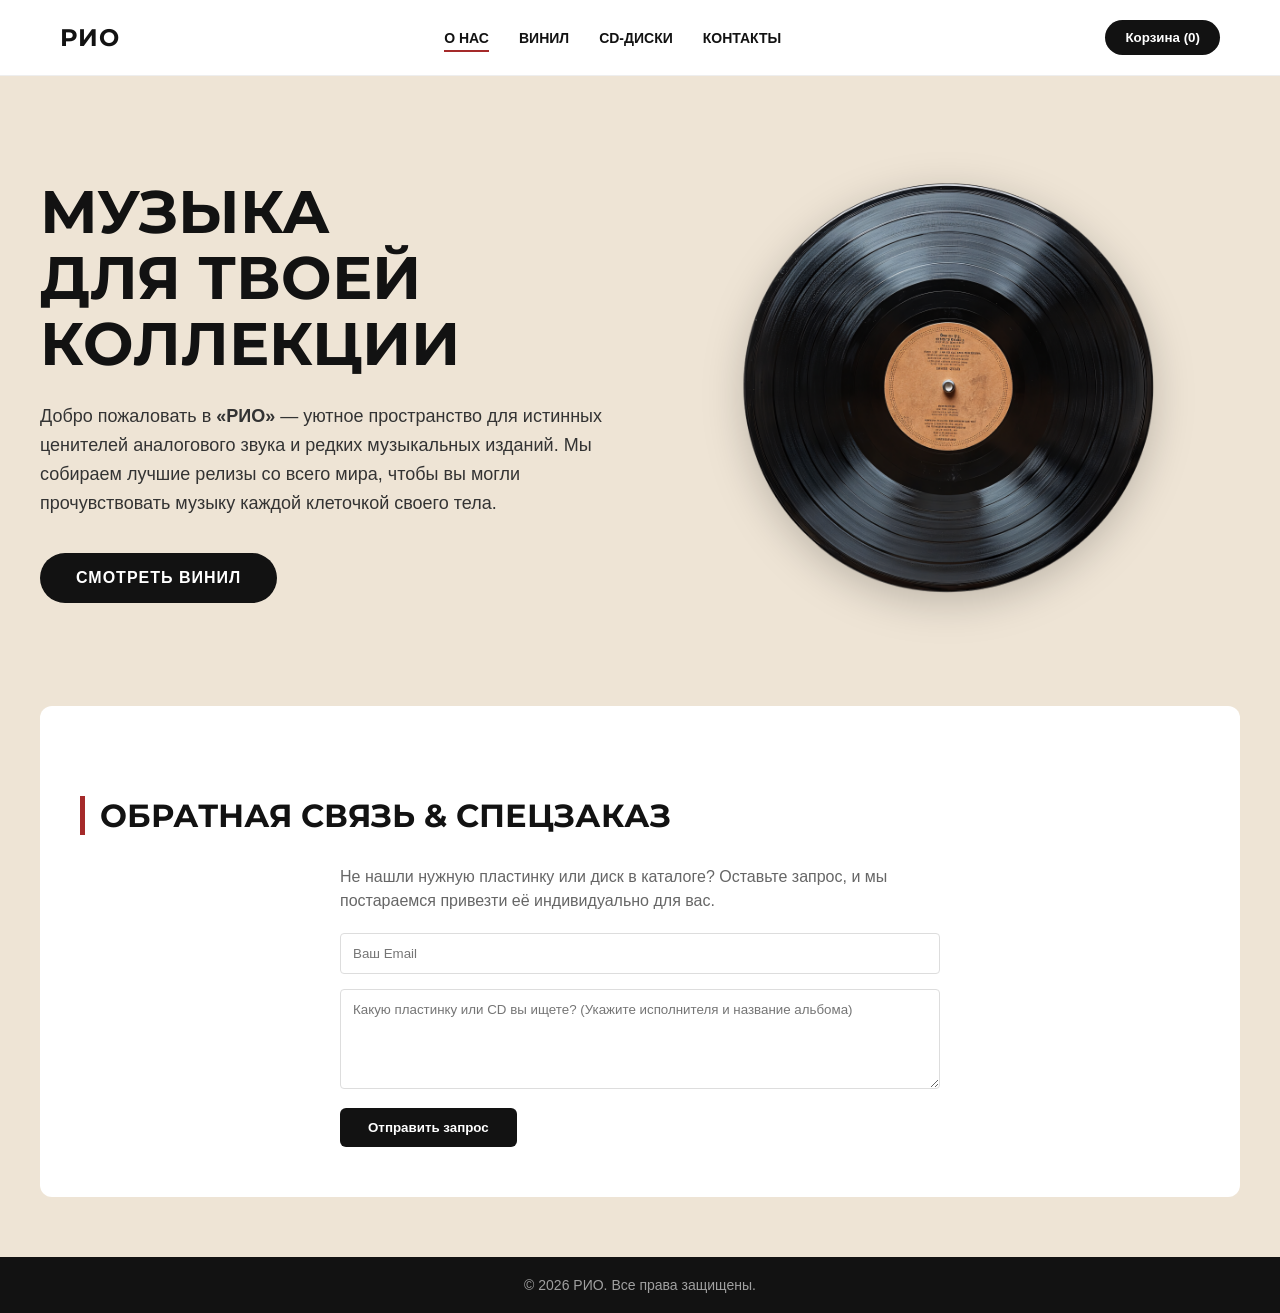
<file: index.html>
<!DOCTYPE html>
<html lang="ru">
<head>
    <meta charset="UTF-8">
    <meta name="viewport" content="width=device-width, initial-scale=1.0">
    <title>РИО | О нас</title>
    <link rel="stylesheet" href="style.css">
</head>
<body class="page">
    <header class="header">
        <div class="header__container container">
            <a href="index.html" class="header__logo">РИО</a>
            <nav class="header__nav">
                <ul class="header__list">
                    <li><a href="index.html" class="header__link header__link--active">О нас</a></li>
                    <li><a href="vinyl.html" class="header__link">Винил</a></li>
                    <li><a href="cds.html" class="header__link">CD-диски</a></li>
                    <li><a href="contacts.html" class="header__link">Контакты</a></li>
                </ul>
            </nav>
            <button class="header__cart-btn" id="cart-open-btn">
                Корзина (<span id="cart-counter">0</span>)
            </button>
        </div>
    </header>

    <main>
        <section class="hero container">
            <div class="hero__content">
                <h1 class="hero__title">Музыка <br> Для твоей <br> коллекции</h1>
                <p class="hero__text">
                    Добро пожаловать в <b>«РИО»</b> — уютное пространство для истинных ценителей аналогового звука и редких музыкальных изданий. 
                    Мы собираем лучшие релизы со всего мира, чтобы вы могли прочувствовать музыку каждой клеточкой своего тела.
                </p>
                <a href="vinyl.html" class="btn btn--hero">Смотреть винил</a>
            </div>
            <div class="hero__visual">
                <img src="hero-vinyl.png" alt="Vinyl" class="hero__img">
            </div>
        </section>

        <section class="feedback container">
            <h2 class="section-title">Обратная связь & Спецзаказ</h2>
            <div class="feedback__wrapper">
                <p class="feedback__descr">Не нашли нужную пластинку или диск в каталоге? Оставьте запрос, и мы постараемся привезти её индивидуально для вас.</p>
                <form class="feedback-form" id="feedback-form">
                    <input type="email" placeholder="Ваш Email" class="feedback-form__input" required>
                    <textarea placeholder="Какую пластинку или CD вы ищете? (Укажите исполнителя и название альбома)" class="feedback-form__input feedback-form__textarea" required></textarea>
                    <button type="submit" class="btn">Отправить запрос</button>
                </form>
            </div>
        </section>
    </main>

    <div class="modal" id="cart-modal">
        <div class="modal__content">
            <button class="modal__close" id="cart-close-btn">&times;</button>
            <h2 class="modal__title">Ваша корзина</h2>
            <div class="modal__items" id="modal-items-list"></div>
            <div class="modal__total">Итого: <span id="modal-total-price">0</span> ₽</div>
            
            <form class="order-form" id="order-form">
                <h3 class="order-form__title">Оформление заказа</h3>
                <div class="order-form__group">
                    <label>Как заберете?</label>
                    <select id="delivery-select" class="order-form__input">
                        <option value="delivery">Доставка курьером</option>
                        <option value="pickup">Самовывоз (Социалистическая, 52)</option>
                    </select>
                </div>
                <div id="address-block">
                    <input type="text" placeholder="Укажите адрес доставки" class="order-form__input" id="address-input" required>
                </div>
                <div id="pickup-block" style="display: none;">
                    <p class="order-form__hint">Заказ будет ждать вас на кассе сегодня с 10:00 до 21:00.</p>
                </div>
                <button type="submit" class="btn btn--wide">Оплатить заказ</button>
            </form>
        </div>
    </div>

    <footer class="footer">
        <div class="container">© 2026 РИО. Все права защищены.</div>
    </footer>

    <script src="script.js"></script>
</body>
</html>
</file>
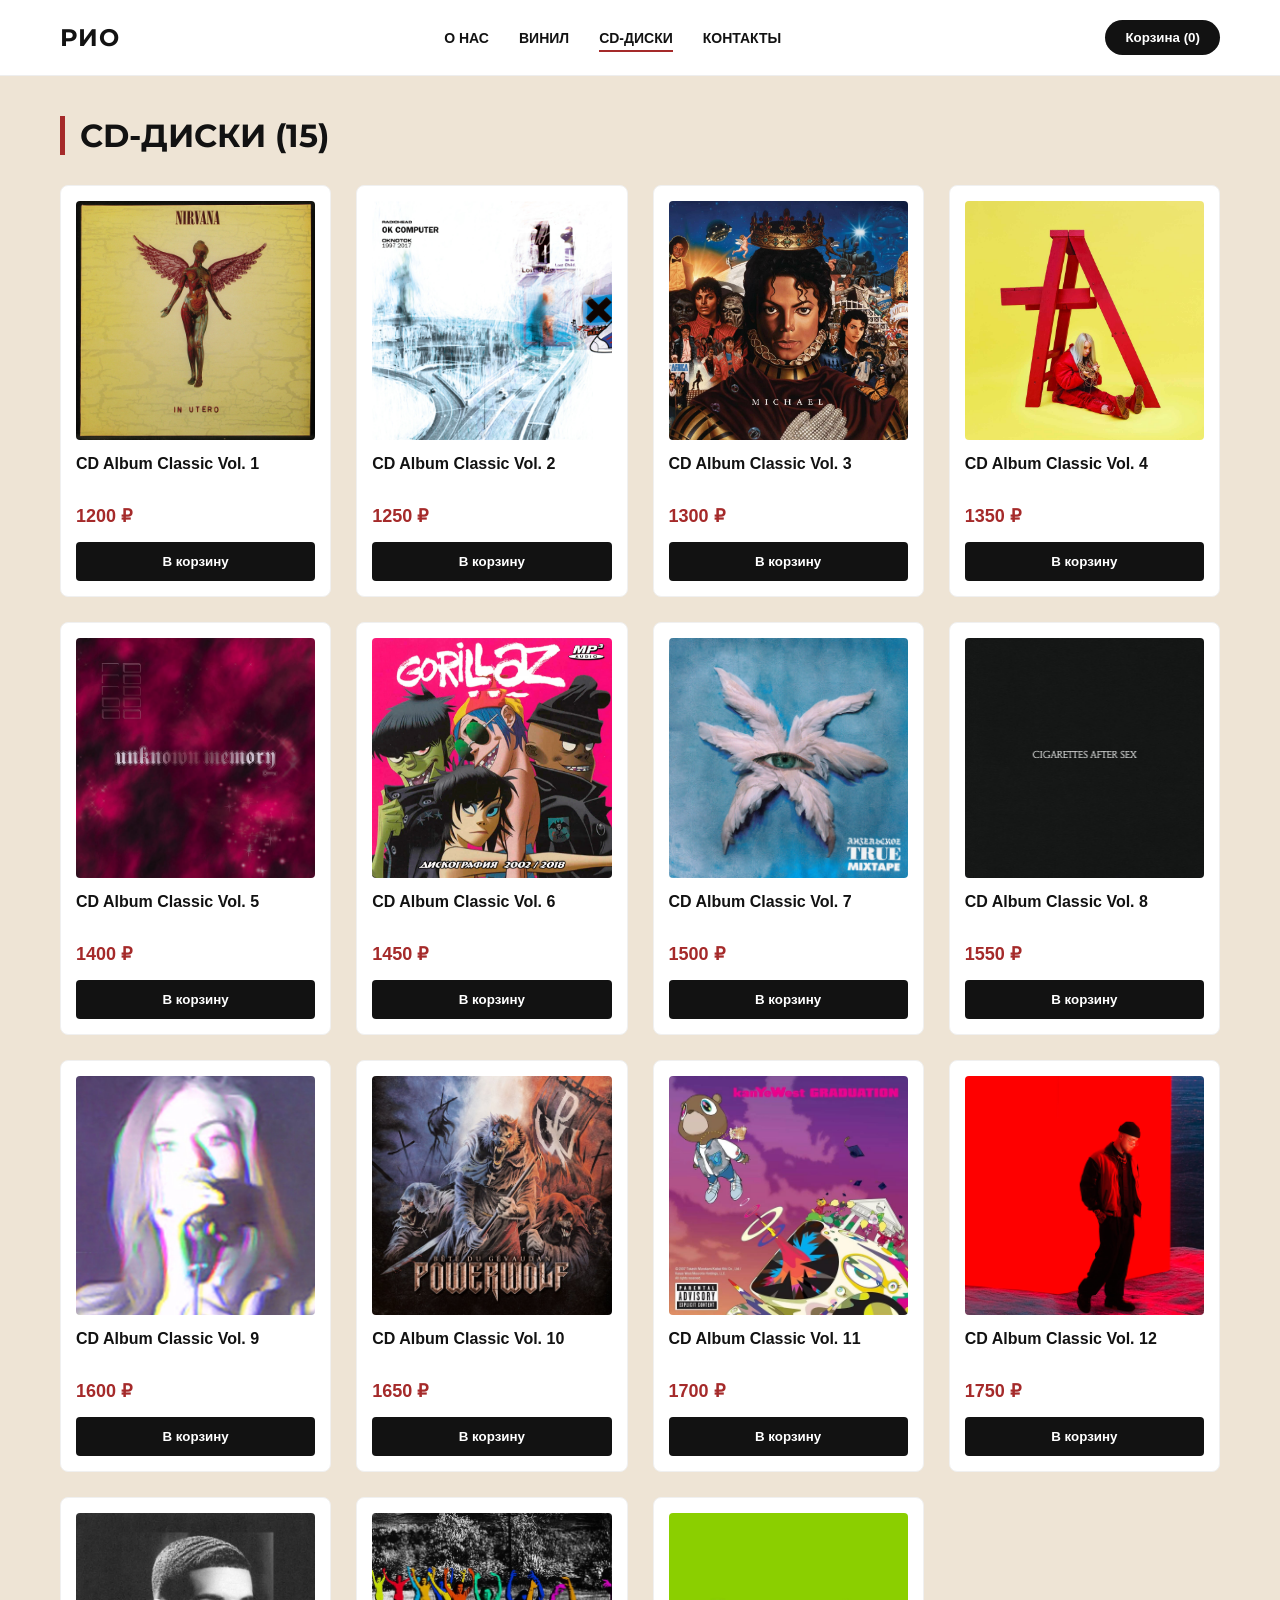
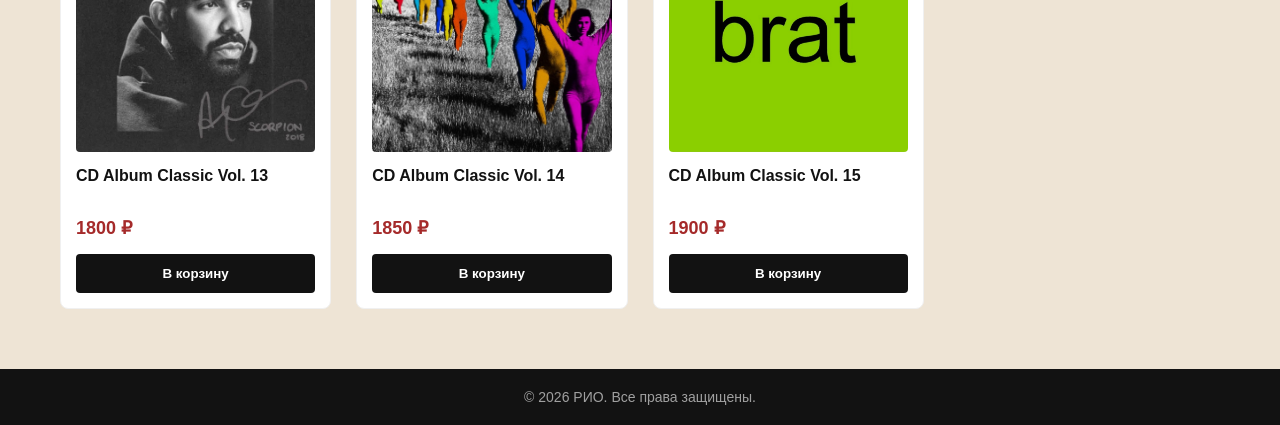
<file: cds.html>
<!DOCTYPE html>
<html lang="ru">
<head>
    <meta charset="UTF-8">
    <meta name="viewport" content="width=device-width, initial-scale=1.0">
    <title>РИО | CD-диски</title>
    <link rel="stylesheet" href="style.css">
</head>
<body class="page">
    <header class="header">
        <div class="header__container container">
            <a href="index.html" class="header__logo">РИО</a>
            <nav class="header__nav">
                <ul class="header__list">
                    <li><a href="index.html" class="header__link">О нас</a></li>
                    <li><a href="vinyl.html" class="header__link">Винил</a></li>
                    <li><a href="cds.html" class="header__link header__link--active">CD-диски</a></li>
                    <li><a href="contacts.html" class="header__link">Контакты</a></li>
                </ul>
            </nav>
            <button class="header__cart-btn" id="cart-open-btn">
                Корзина (<span id="cart-counter">0</span>)
            </button>
        </div>
    </header>

    <main>
        <section class="catalog container">
            <h2 class="section-title">CD-диски (15)</h2>
            <div class="catalog__grid" id="cd-grid"></div>
        </section>
    </main>

    <div class="modal" id="cart-modal">
        <div class="modal__content">
            <button class="modal__close" id="cart-close-btn">&times;</button>
            <h2 class="modal__title">Ваша корзина</h2>
            <div class="modal__items" id="modal-items-list"></div>
            <div class="modal__total">Итого: <span id="modal-total-price">0</span> ₽</div>
            
            <form class="order-form" id="order-form">
                <h3 class="order-form__title">Оформление заказа</h3>
                <div class="order-form__group">
                    <label>Как заберете?</label>
                    <select id="delivery-select" class="order-form__input">
                        <option value="delivery">Доставка курьером</option>
                        <option value="pickup">Самовывоз (Социалистическая, 52)</option>
                    </select>
                </div>
                <div id="address-block">
                    <input type="text" placeholder="Укажите адрес доставки" class="order-form__input" id="address-input" required>
                </div>
                <div id="pickup-block" style="display: none;">
                    <p class="order-form__hint">Заказ будет ждать вас на кассе сегодня с 10:00 до 21:00.</p>
                </div>
                <button type="submit" class="btn btn--wide">Оплатить заказ</button>
            </form>
        </div>
    </div>

    <footer class="footer">
        <div class="container">© 2026 РИО. Все права защищены.</div>
    </footer>

    <script src="script.js"></script>
</body>
</html>
</file>
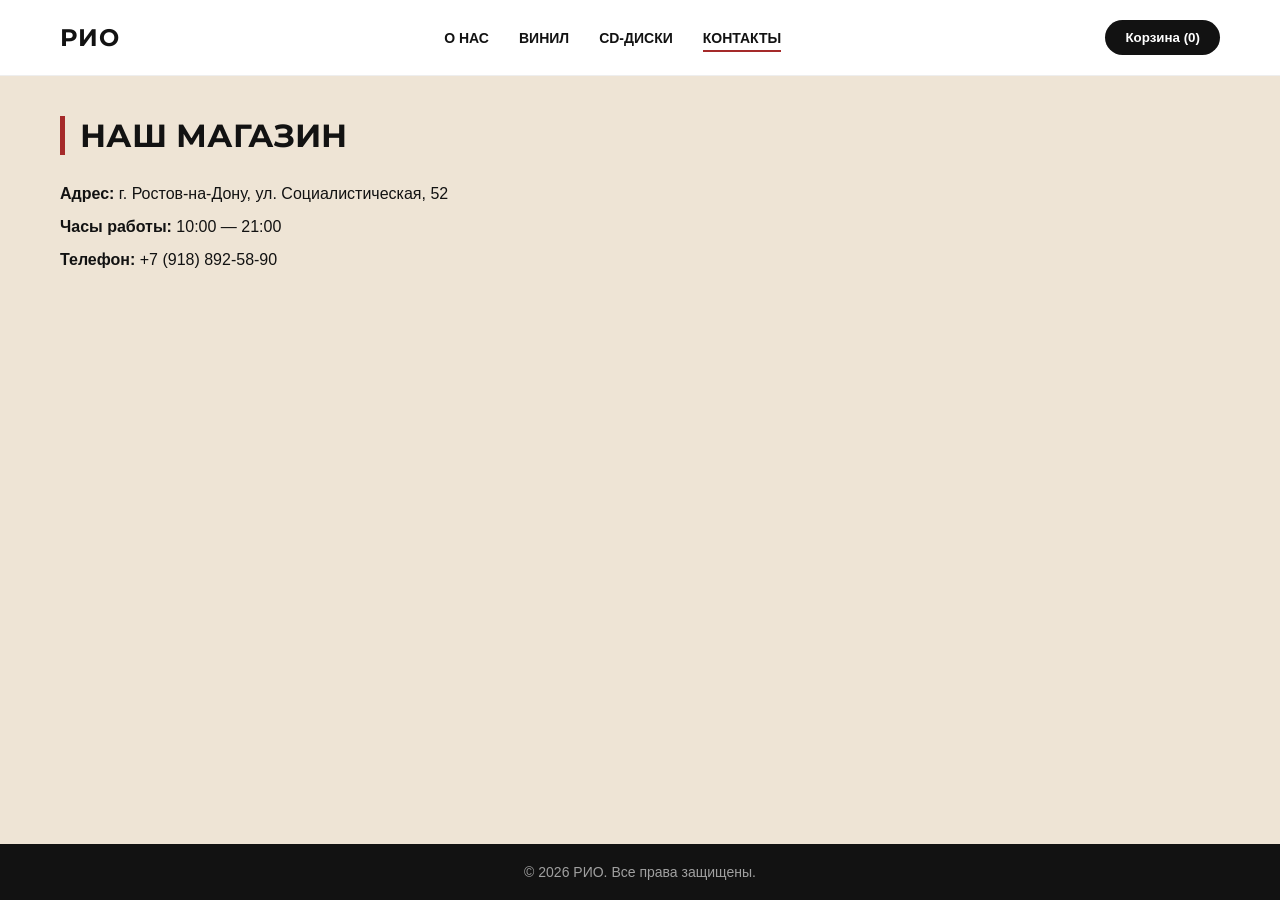
<file: contacts.html>
<!DOCTYPE html>
<html lang="ru">
<head>
    <meta charset="UTF-8">
    <meta name="viewport" content="width=device-width, initial-scale=1.0">
    <title>РИО | Контакты</title>
    <link rel="stylesheet" href="style.css">
</head>
<body class="page">
    <header class="header">
        <div class="header__container container">
            <a href="index.html" class="header__logo">РИО</a>
            <nav class="header__nav">
                <ul class="header__list">
                    <li><a href="index.html" class="header__link">О нас</a></li>
                    <li><a href="vinyl.html" class="header__link">Винил</a></li>
                    <li><a href="cds.html" class="header__link">CD-диски</a></li>
                    <li><a href="contacts.html" class="header__link header__link--active">Контакты</a></li>
                </ul>
            </nav>
            <button class="header__cart-btn" id="cart-open-btn">
                Корзина (<span id="cart-counter">0</span>)
            </button>
        </div>
    </header>

    <main>
        <section class="contacts container" id="contacts" style="margin-top: 40px;">
            <h2 class="section-title">Наш магазин</h2>
            <div class="contacts__grid">
                <div class="contacts__info">
                    <p><strong>Адрес:</strong> г. Ростов-на-Дону, ул. Социалистическая, 52</nobr></p>
                    <p><strong>Часы работы:</strong> 10:00 — 21:00</p>
                    <p><strong>Телефон:</strong> +7 (918) 892-58-90</p>
                </div>
                <div class="contacts__map">
                    <script type="text/javascript" charset="utf-8" async src="https://api-maps.yandex.ru/services/constructor/1.0/js/?um=constructor%3A81a1c99f181cebc6863693a631d54ff468d7784c1344aae5c7fca92e1c5fa2cd&amp;width=100%&amp;height=345&amp;lang=ru_RU&amp;scroll=true"></script>
                </div>
            </div>
        </section>
    </main>

    <div class="modal" id="cart-modal">
        <div class="modal__content">
            <button class="modal__close" id="cart-close-btn">&times;</button>
            <h2 class="modal__title">Ваша корзина</h2>
            <div class="modal__items" id="modal-items-list"></div>
            <div class="modal__total">Итого: <span id="modal-total-price">0</span> ₽</div>
            
            <form class="order-form" id="order-form">
                <h3 class="order-form__title">Оформление заказа</h3>
                <div class="order-form__group">
                    <label>Как заберете?</label>
                    <select id="delivery-select" class="order-form__input">
                        <option value="delivery">Доставка курьером</option>
                        <option value="pickup">Самовывоз (Социалистическая, 52)</option>
                    </select>
                </div>
                <div id="address-block">
                    <input type="text" placeholder="Укажите адрес доставки" class="order-form__input" id="address-input" required>
                </div>
                <div id="pickup-block" style="display: none;">
                    <p class="order-form__hint">Заказ будет ждать вас на кассе сегодня с 10:00 до 21:00.</p>
                </div>
                <button type="submit" class="btn btn--wide">Оплатить заказ</button>
            </form>
        </div>
    </div>

    <footer class="footer">
        <div class="container">© 2026 РИО. Все права защищены.</div>
    </footer>

    <script src="script.js"></script>
</body>
</html>
</file>
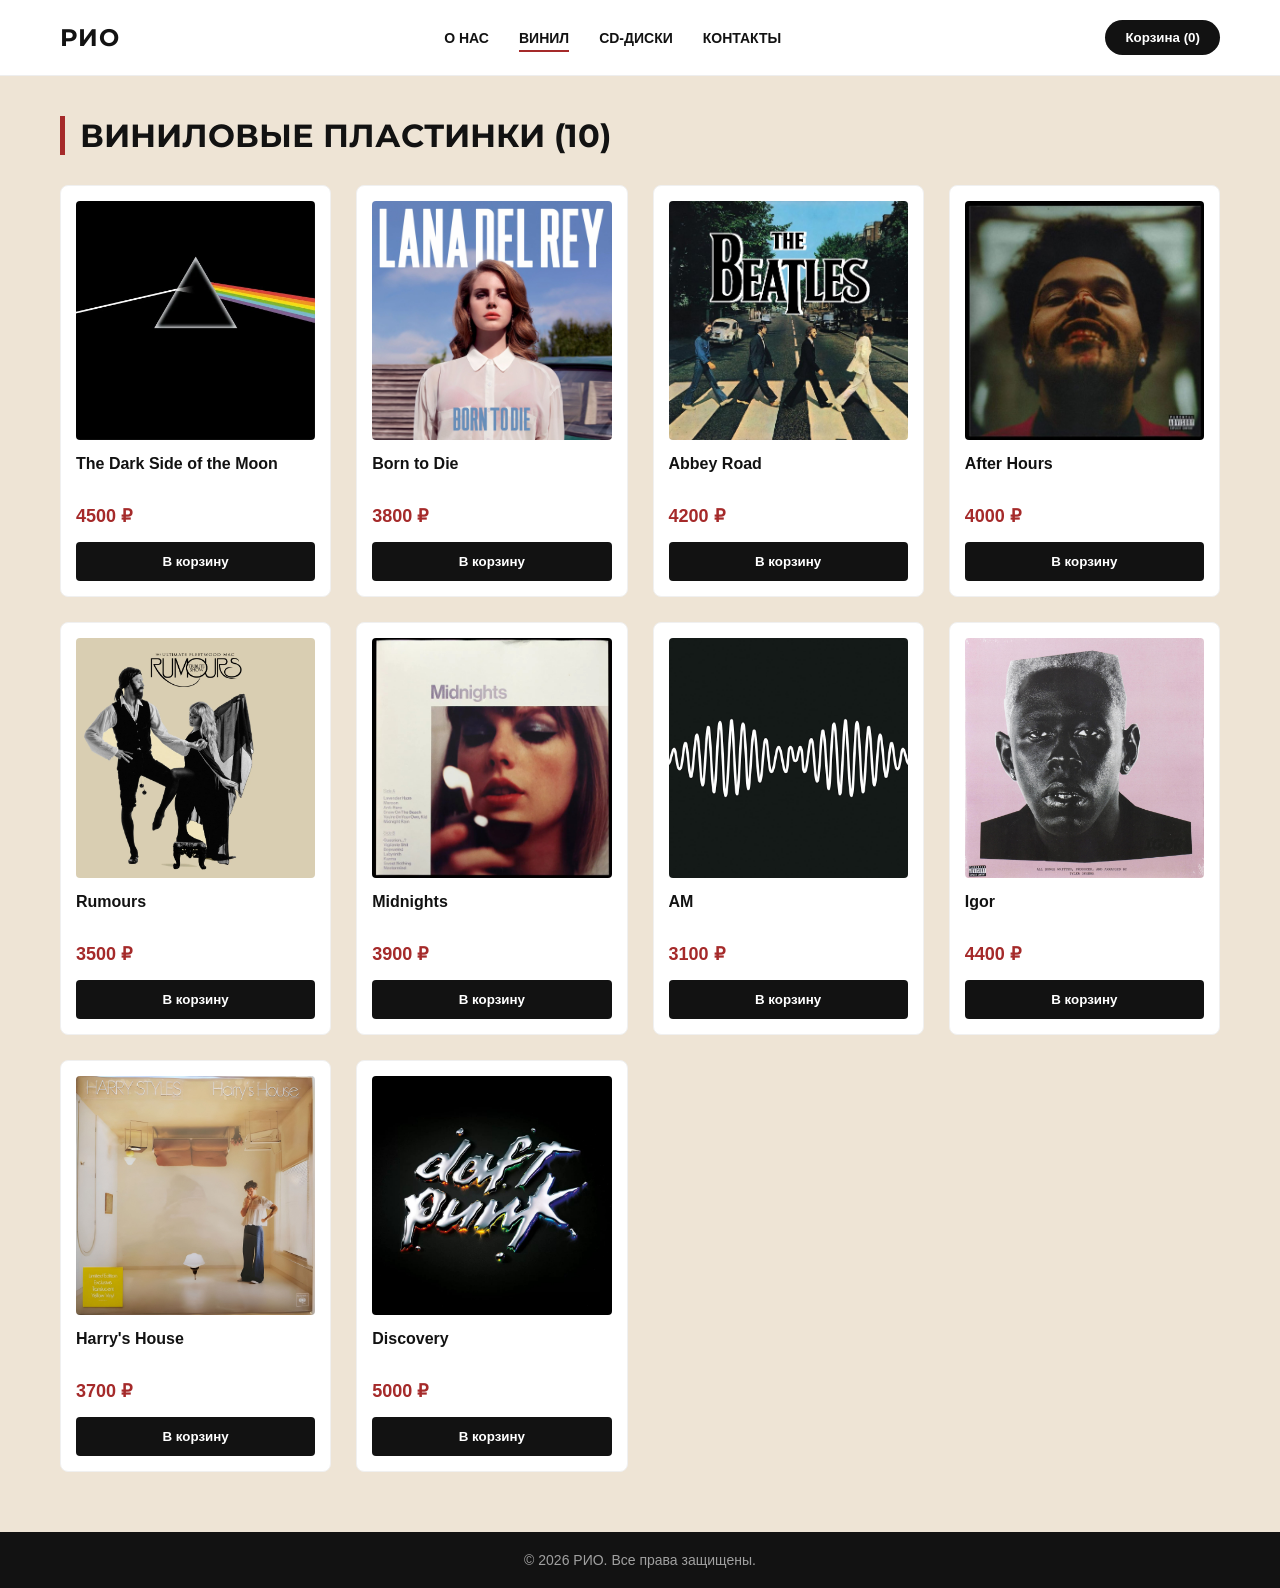
<file: vinyl.html>
<!DOCTYPE html>
<html lang="ru">
<head>
    <meta charset="UTF-8">
    <meta name="viewport" content="width=device-width, initial-scale=1.0">
    <title>РИО | Виниловые пластинки</title>
    <link rel="stylesheet" href="style.css">
</head>
<body class="page">
    <header class="header">
        <div class="header__container container">
            <a href="index.html" class="header__logo">РИО</a>
            <nav class="header__nav">
                <ul class="header__list">
                    <li><a href="index.html" class="header__link">О нас</a></li>
                    <li><a href="vinyl.html" class="header__link header__link--active">Винил</a></li>
                    <li><a href="cds.html" class="header__link">CD-диски</a></li>
                    <li><a href="contacts.html" class="header__link">Контакты</a></li>
                </ul>
            </nav>
            <button class="header__cart-btn" id="cart-open-btn">
                Корзина (<span id="cart-counter">0</span>)
            </button>
        </div>
    </header>

    <main>
        <section class="catalog container">
            <h2 class="section-title">Виниловые пластинки (10)</h2>
            <div class="catalog__grid" id="lp-grid"></div>
        </section>
    </main>

    <div class="modal" id="cart-modal">
        <div class="modal__content">
            <button class="modal__close" id="cart-close-btn">&times;</button>
            <h2 class="modal__title">Ваша корзина</h2>
            <div class="modal__items" id="modal-items-list"></div>
            <div class="modal__total">Итого: <span id="modal-total-price">0</span> ₽</div>
            
            <form class="order-form" id="order-form">
                <h3 class="order-form__title">Оформление заказа</h3>
                <div class="order-form__group">
                    <label>Как заберете?</label>
                    <select id="delivery-select" class="order-form__input">
                        <option value="delivery">Доставка курьером</option>
                        <option value="pickup">Самовывоз (Социалистическая, 52)</option>
                    </select>
                </div>
                <div id="address-block">
                    <input type="text" placeholder="Укажите адрес доставки" class="order-form__input" id="address-input" required>
                </div>
                <div id="pickup-block" style="display: none;">
                    <p class="order-form__hint">Заказ будет ждать вас на кассе сегодня с 10:00 до 21:00.</p>
                </div>
                <button type="submit" class="btn btn--wide">Оплатить заказ</button>
            </form>
        </div>
    </div>

    <footer class="footer">
        <div class="container">© 2026 РИО. Все права защищены.</div>
    </footer>

    <script src="script.js"></script>
</body>
</html>
</file>
<file: style.css>
@import url('https://fonts.googleapis.com/css2?family=Montserrat:wght@700;800&family=Segoe+UI:wght@400;600&display=swap');

:root {
    --primary: #121212;
    --accent: #a52a2a;
    --bg: #eee4d5;
    --white: #ffffff;
    --gray: #666;
    --font-heading: 'Montserrat', 'Georgia', serif;
}

* { box-sizing: border-box; margin: 0; padding: 0; scroll-behavior: smooth; }

body { font-family: 'Segoe UI', sans-serif; background: var(--bg); color: var(--primary); display: flex; flex-direction: column; min-height: 100vh; }

main {flex-grow: 1;
}
/* Применение нового шрифта к заголовкам */
h1, h2, h3, .header__logo { font-family: var(--font-heading); }

.container { max-width: 1200px; margin: 0 auto; padding: 0 20px; }

/* Header */
.header { background: var(--white); padding: 20px 0; border-bottom: 1px solid #eee; position: sticky; top: 0; z-index: 100; }
.header__container { display: flex; justify-content: space-between; align-items: center; }
.header__logo { font-size: 24px; font-weight: bold; text-decoration: none; color: var(--primary); letter-spacing: 1px; }
.header__list { display: flex; list-style: none; gap: 30px; }
.header__link { text-decoration: none; color: var(--primary); font-size: 14px; text-transform: uppercase; font-weight: 600; padding-bottom: 4px; }
.header__link--active { border-bottom: 2px solid var(--accent); }

/* Скругление кнопки корзины */
.header__cart-btn { background: var(--primary); color: #fff; border: none; padding: 10px 20px; cursor: pointer; transition: 0.3s; border-radius: 20px; font-weight: 600; }
.header__cart-btn:hover { background: var(--accent); }

/* Hero */
.hero { display: flex; align-items: center; min-height: 70vh; padding: 50px 0; gap: 40px; }
.hero__content { flex: 1; }
.hero__title { font-size: 60px; line-height: 1.1; margin-bottom: 25px; text-transform: uppercase; }
.hero__text { font-size: 18px; line-height: 1.6; margin-bottom: 35px; color: #333; }
.hero__visual { flex: 1; text-align: center; }
.hero__img { width: 80%; animation: rotate 20s linear infinite; filter: drop-shadow(0 10px 20px rgba(0,0,0,0.2)); }

@keyframes rotate { from { transform: rotate(0deg); } to { transform: rotate(360deg); } }

/* Кнопки со скруглениями */
.btn { display: inline-block; padding: 12px 28px; background: var(--primary); color: #fff; text-decoration: none; border: none; cursor: pointer; text-align: center; border-radius: 6px; transition: 0.3s; font-weight: 600; }
.btn:hover { background: var(--accent); }
.btn--wide { width: 100%; border-radius: 4px; }

/* Особая кнопка для первого экрана: круглее и с отступами */
.btn--hero { padding: 16px 36px; border-radius: 30px; font-size: 16px; text-transform: uppercase; letter-spacing: 1px; }

/* Catalog */
.section-title { margin: 40px 0 30px; font-size: 32px; border-left: 5px solid var(--accent); padding-left: 15px; text-transform: uppercase; }
.catalog__grid { display: grid; grid-template-columns: repeat(auto-fill, minmax(220px, 1fr)); gap: 25px; margin-bottom: 60px; }

.product-card { background: var(--white); padding: 15px; transition: 0.3s; border: 1px solid #f0f0f0; border-radius: 8px; display: flex; flex-direction: column; }
.product-card:hover { transform: translateY(-5px); box-shadow: 0 10px 20px rgba(0,0,0,0.05); }
.product-card__img { width: 100%; aspect-ratio: 1/1; object-fit: cover; margin-bottom: 15px; border-radius: 4px; }
.product-card__title { font-size: 16px; margin-bottom: 10px; height: 40px; overflow: hidden; font-family: sans-serif; font-weight: 600; }
.product-card__price { font-weight: bold; color: var(--accent); margin-bottom: 15px; font-size: 18px; margin-top: auto; }

/* Модальное окно и стили элементов корзины с крестиком удаления */
.modal { position: fixed; top: 0; left: 0; width: 100%; height: 100%; background: rgba(0,0,0,0.8); z-index: 1000; display: none; align-items: center; justify-content: center; }
.modal--active { display: flex; }
.modal__content { background: var(--white); padding: 40px; width: 90%; max-width: 500px; max-height: 90vh; overflow-y: auto; position: relative; border-radius: 12px; }
.modal__close { position: absolute; top: 15px; right: 15px; font-size: 30px; border: none; background: none; cursor: pointer; }
.modal__items { margin: 20px 0; border-top: 1px solid #eee; padding-top: 10px; }
.modal__total { font-size: 20px; font-weight: bold; text-align: right; margin-bottom: 20px; font-family: var(--font-heading); }

.cart-item { display: flex; justify-content: space-between; align-items: center; margin-bottom: 10px; padding-bottom: 10px; border-bottom: 1px dashed #eee; }
.cart-item__remove { background: none; border: none; color: var(--accent); cursor: pointer; font-weight: bold; font-size: 16px; margin-left: 10px; line-height: 1; }
.cart-item__remove:hover { color: #000; }

/* Формы */
.order-form { background: #f9f9f9; padding: 20px; border-radius: 8px; }
.order-form__input { width: 100%; padding: 12px; margin: 10px 0; border: 1px solid #ddd; border-radius: 4px; }
.order-form__hint { font-size: 12px; color: var(--gray); }

/* Форма обратной связи на главной */
.feedback { background: var(--white); padding: 50px 40px; border-radius: 12px; margin-bottom: 60px; }
.feedback__wrapper { max-width: 600px; margin: 0 auto; }
.feedback__descr { margin-bottom: 20px; color: var(--gray); line-height: 1.5; }
.feedback-form__input { width: 100%; padding: 12px; margin-bottom: 15px; border: 1px solid #ddd; border-radius: 4px; font-family: inherit; }
.feedback-form__textarea { min-height: 100px; resize: vertical; }

/* Контакты */
.contacts__grid { display: grid; grid-template-columns: 1fr 1fr; gap: 50px; margin-bottom: 80px; }
.contacts__info p { margin-bottom: 15px; font-size: 16px; }

.footer { background: var(--primary); color: rgba(255,255,255,0.6); padding: 20px 0; font-size: 14px; text-align: center; }

@media (max-width: 768px) {
    .hero { flex-direction: column; text-align: center; }
    .contacts__grid { grid-template-columns: 1fr; }
    .feedback { padding: 30px 20px; }
}
</file>
